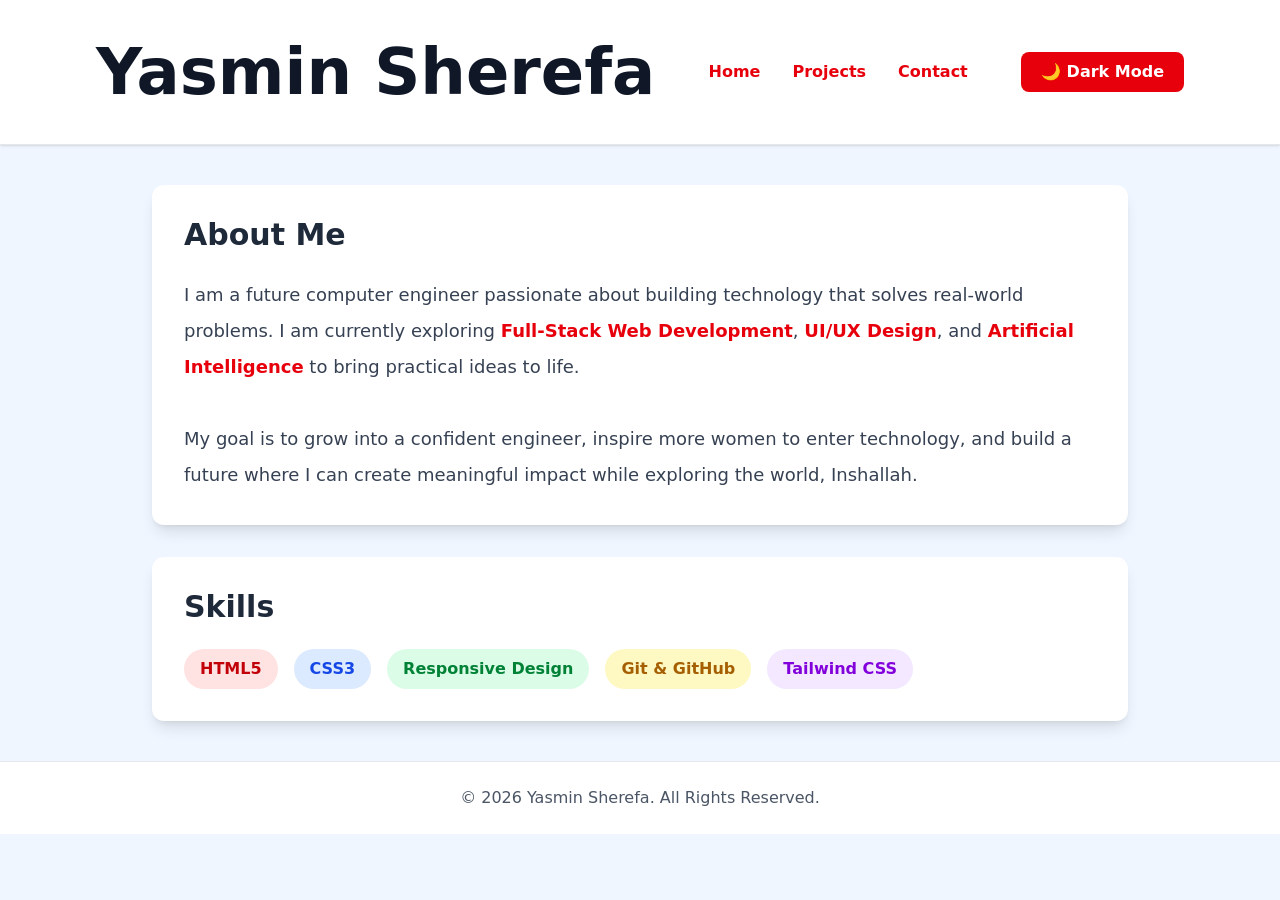
<file: index.html>
<!DOCTYPE html>
<html lang="en" class="scroll-smooth">

<head>
  <meta charset="UTF-8">
  <meta name="viewport" content="width=device-width, initial-scale=1.0">
  <title>Yasmin Sherefa | Home</title>

  <link rel="stylesheet" href="output.css">

  <script>
    if (localStorage.getItem("theme") === "dark") {
      document.documentElement.classList.add("dark");
    }
  </script>
</head>

<body class="bg-blue-50 text-gray-800 dark:bg-gray-900 dark:text-gray-200 transition-colors duration-300">

  <!-- Header -->
  <header class="bg-white dark:bg-gray-800 shadow border-b border-gray-200 dark:border-gray-700">

    <div class="max-w-6xl mx-auto flex flex-col md:flex-row justify-between items-center px-8 py-6">

      <h1 class="text-[clamp(2rem,5vw,4rem)] font-bold text-gray-900 dark:text-white">
        Yasmin Sherefa
      </h1>

      <nav class="flex gap-8 mt-5 md:mt-0">

        <a href="index.html"
          class="text-red-600 font-semibold hover:text-red-700 hover:underline transition">
          Home
        </a>

        <a href="projects.html"
          class="text-red-600 font-semibold hover:text-red-700 hover:underline transition">
          Projects
        </a>

        <a href="contact.html"
          class="text-red-600 font-semibold hover:text-red-700 hover:underline transition">
          Contact
        </a>

      </nav>

      <button id="theme-toggle"
        class="mt-5 md:mt-0 bg-red-600 hover:bg-red-700 text-white px-5 py-2 rounded-lg font-semibold transition">
        🌙 Dark Mode
      </button>

    </div>

  </header>

  <!-- Main -->
  <main class="max-w-5xl mx-auto px-6 py-10 space-y-8">

    <!-- About -->
    <section
      class="bg-white dark:bg-gray-800 rounded-xl shadow-lg p-8 hover:shadow-xl transition">

      <h2 class="text-3xl font-bold mb-6 dark:text-white">
        About Me
      </h2>

      <p class="text-lg leading-9 text-gray-700 dark:text-gray-300">

        I am a future computer engineer passionate about building technology that
        solves real-world problems.

        I am currently exploring

        <span class="font-semibold text-red-600">Full-Stack Web Development</span>,
        <span class="font-semibold text-red-600">UI/UX Design</span>,
        and
        <span class="font-semibold text-red-600">Artificial Intelligence</span>

        to bring practical ideas to life.

        <br><br>

        My goal is to grow into a confident engineer, inspire more women to
        enter technology, and build a future where I can create meaningful
        impact while exploring the world, Inshallah.

      </p>

    </section>

    <!-- Skills -->
    <section
      class="bg-white dark:bg-gray-800 rounded-xl shadow-lg p-8 hover:shadow-xl transition">

      <h2 class="text-3xl font-bold mb-6 dark:text-white">
        Skills
      </h2>

      <div class="flex flex-wrap gap-4">

        <span class="bg-red-100 dark:bg-red-900 text-red-700 dark:text-red-200 px-4 py-2 rounded-full font-semibold">
          HTML5
        </span>

        <span class="bg-blue-100 dark:bg-blue-900 text-blue-700 dark:text-blue-200 px-4 py-2 rounded-full font-semibold">
          CSS3
        </span>

        <span class="bg-green-100 dark:bg-green-900 text-green-700 dark:text-green-200 px-4 py-2 rounded-full font-semibold">
          Responsive Design
        </span>

        <span class="bg-yellow-100 dark:bg-yellow-900 text-yellow-700 dark:text-yellow-200 px-4 py-2 rounded-full font-semibold">
          Git & GitHub
        </span>

        <span class="bg-purple-100 dark:bg-purple-900 text-purple-700 dark:text-purple-200 px-4 py-2 rounded-full font-semibold">
          Tailwind CSS
        </span>

      </div>

    </section>

  </main>

  <!-- Footer -->
  <footer
    class="bg-white dark:bg-gray-800 border-t border-gray-200 dark:border-gray-700 py-6">

    <p class="text-center text-gray-600 dark:text-gray-400">
      &copy; 2026 Yasmin Sherefa. All Rights Reserved.
    </p>

  </footer>

  <script>

    const button = document.getElementById("theme-toggle");

    function updateButton() {
      if (document.documentElement.classList.contains("dark")) {
        button.textContent = "☀️ Light Mode";
      } else {
        button.textContent = "🌙 Dark Mode";
      }
    }

    updateButton();

    button.addEventListener("click", () => {

      document.documentElement.classList.toggle("dark");

      if (document.documentElement.classList.contains("dark")) {
        localStorage.setItem("theme", "dark");
      } else {
        localStorage.setItem("theme", "light");
      }

      updateButton();

    });

  </script>

</body>

</html>
</file>
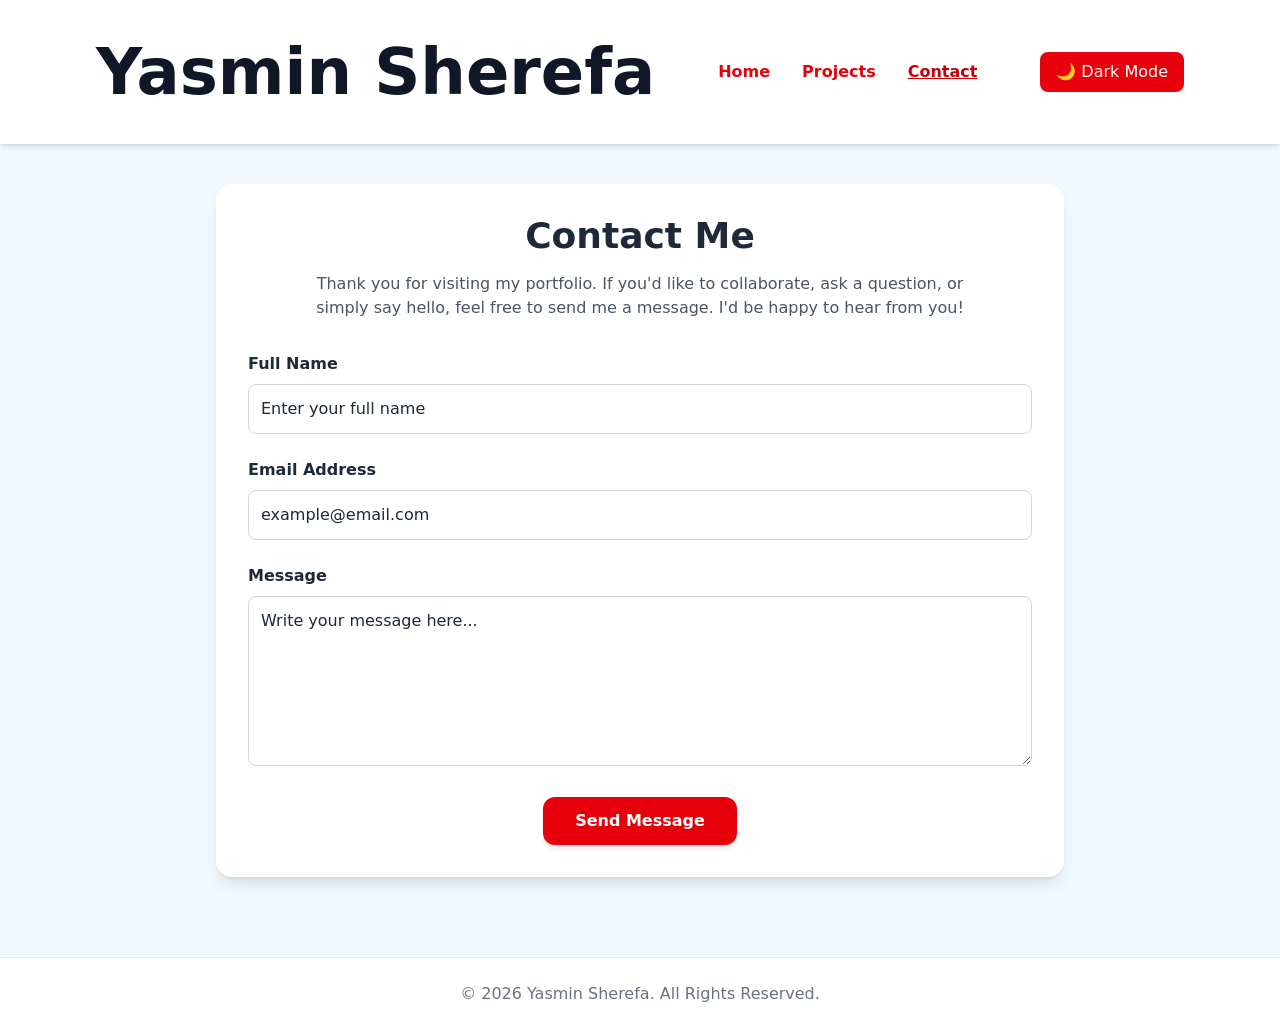
<file: contact.html>
<!DOCTYPE html>
<html lang="en">

<head>
  <meta charset="UTF-8">
  <meta name="viewport" content="width=device-width, initial-scale=1.0">

  <title>Yasmin Sherefa | Contact</title>

  <link rel="stylesheet" href="output.css">

  <script>
    if (localStorage.getItem("theme") === "dark") {
      document.documentElement.classList.add("dark");
    }
  </script>

</head>

<body class="bg-sky-50 text-gray-800 dark:bg-gray-900 dark:text-white transition-colors duration-300">

  <!-- Header -->
  <header class="bg-white dark:bg-gray-800 shadow-md">

    <div class="max-w-6xl mx-auto flex flex-col md:flex-row justify-between items-center px-8 py-6">

      <h1 class="font-bold text-[clamp(2rem,5vw,4rem)] text-gray-900 dark:text-white">
        Yasmin Sherefa
      </h1>

      <nav class="flex gap-8 mt-5 md:mt-0">

        <a href="index.html"
          class="font-semibold text-red-600 hover:text-red-700 hover:underline transition">
          Home
        </a>

        <a href="projects.html"
          class="font-semibold text-red-600 hover:text-red-700 hover:underline transition">
          Projects
        </a>

        <a href="contact.html"
          class="font-semibold text-red-700 underline">
          Contact
        </a>

      </nav>

      <button id="theme-toggle"
        class="mt-5 md:mt-0 bg-red-600 text-white px-4 py-2 rounded-lg hover:bg-red-700 transition">
        🌙 Dark Mode
      </button>

    </div>

  </header>

  <!-- Main -->
  <main class="max-w-4xl mx-auto px-6 py-10">

    <section
      class="bg-white dark:bg-gray-800 rounded-2xl shadow-lg p-8 hover:shadow-2xl transition duration-300">

      <h2 class="text-4xl font-bold text-center mb-4 dark:text-white">
        Contact Me
      </h2>

      <p class="text-center text-gray-600 dark:text-gray-300 max-w-2xl mx-auto mb-8">
        Thank you for visiting my portfolio. If you'd like to collaborate,
        ask a question, or simply say hello, feel free to send me a message.
        I'd be happy to hear from you!
      </p>

      <form class="space-y-6">

        <div>

          <label for="name" class="block font-semibold mb-2 dark:text-white">
            Full Name
          </label>

          <input
            type="text"
            id="name"
            name="name"
            placeholder="Enter your full name"
            required
            class="w-full rounded-lg border border-gray-300 dark:border-gray-600 dark:bg-gray-700 dark:text-white p-3 focus:outline-none focus:ring-2 focus:ring-red-500 transition">

        </div>

        <div>

          <label for="email" class="block font-semibold mb-2 dark:text-white">
            Email Address
          </label>

          <input
            type="email"
            id="email"
            name="email"
            placeholder="example@email.com"
            required
            class="w-full rounded-lg border border-gray-300 dark:border-gray-600 dark:bg-gray-700 dark:text-white p-3 focus:outline-none focus:ring-2 focus:ring-red-500 transition">

        </div>

        <div>

          <label for="message" class="block font-semibold mb-2 dark:text-white">
            Message
          </label>

          <textarea
            id="message"
            name="message"
            rows="6"
            placeholder="Write your message here..."
            required
            class="w-full rounded-lg border border-gray-300 dark:border-gray-600 dark:bg-gray-700 dark:text-white p-3 focus:outline-none focus:ring-2 focus:ring-red-500 transition"></textarea>

        </div>

        <div class="text-center">

          <button
            type="submit"
            class="bg-red-600 text-white px-8 py-3 rounded-xl font-semibold hover:bg-red-700 hover:scale-105 transition duration-300 shadow-md">

            Send Message

          </button>

        </div>

      </form>

    </section>

  </main>

  <!-- Footer -->
  <footer class="bg-white dark:bg-gray-800 border-t border-gray-200 dark:border-gray-700 mt-10">

    <div class="max-w-6xl mx-auto py-6 text-center text-gray-500 dark:text-gray-300">

      <p>&copy; 2026 Yasmin Sherefa. All Rights Reserved.</p>

    </div>

  </footer>

  <script>
    const button = document.getElementById("theme-toggle");

    if (document.documentElement.classList.contains("dark")) {
      button.textContent = "☀️ Light Mode";
    }

    button.addEventListener("click", () => {
      document.documentElement.classList.toggle("dark");

      if (document.documentElement.classList.contains("dark")) {
        localStorage.setItem("theme", "dark");
        button.textContent = "☀️ Light Mode";
      } else {
        localStorage.setItem("theme", "light");
        button.textContent = "🌙 Dark Mode";
      }
    });
  </script>

</body>

</html>
</file>
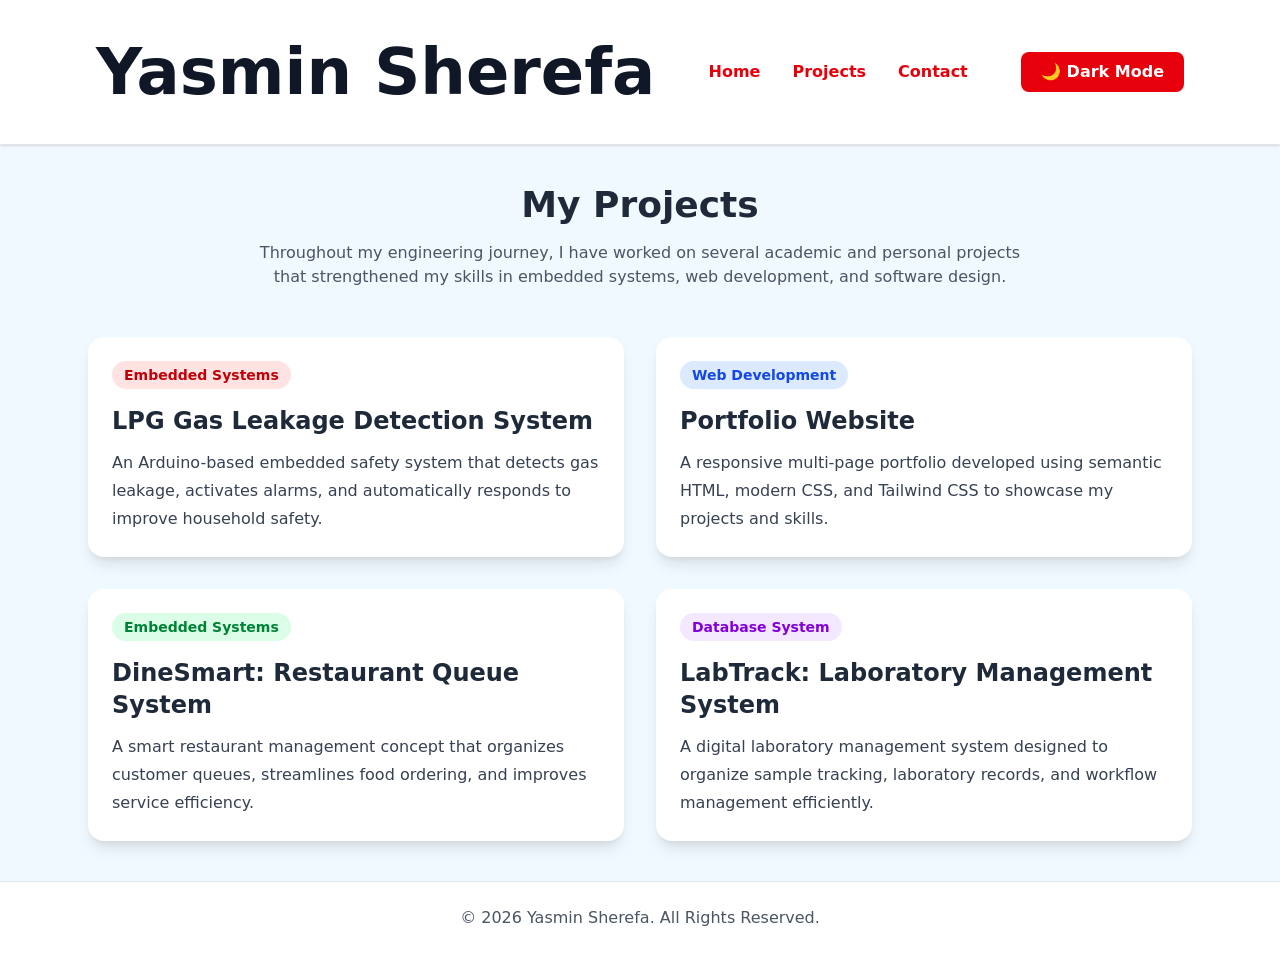
<file: projects.html>
<!DOCTYPE html>
<html lang="en" class="scroll-smooth">

<head>
  <meta charset="UTF-8">
  <meta name="viewport" content="width=device-width, initial-scale=1.0">
  <title>Yasmin Sherefa | Projects</title>

  <link rel="stylesheet" href="output.css">

  <script>
    if (localStorage.getItem("theme") === "dark") {
      document.documentElement.classList.add("dark");
    }
  </script>

</head>

<body class="bg-sky-50 text-gray-800 dark:bg-gray-900 dark:text-gray-200 transition-colors duration-300">

  <!-- Header -->
  <header class="bg-white dark:bg-gray-800 shadow border-b border-gray-200 dark:border-gray-700">

    <div class="max-w-6xl mx-auto flex flex-col md:flex-row justify-between items-center px-8 py-6">

      <h1 class="font-bold text-[clamp(2rem,5vw,4rem)] text-gray-900 dark:text-white">
        Yasmin Sherefa
      </h1>

      <nav class="flex gap-8 mt-5 md:mt-0">

        <a href="index.html"
          class="font-semibold text-red-600 hover:text-red-700 hover:underline transition">
          Home
        </a>

        <a href="projects.html"
          class="font-semibold text-red-600 hover:text-red-700 hover:underline transition">
          Projects
        </a>

        <a href="contact.html"
          class="font-semibold text-red-600 hover:text-red-700 hover:underline transition">
          Contact
        </a>

      </nav>

      <button id="theme-toggle"
        class="mt-5 md:mt-0 bg-red-600 hover:bg-red-700 text-white px-5 py-2 rounded-lg font-semibold transition">
        🌙 Dark Mode
      </button>

    </div>

  </header>

  <!-- Main -->
  <main class="max-w-6xl mx-auto px-6 py-10">

    <section>

      <h2 class="text-4xl font-bold text-center mb-4 dark:text-white">
        My Projects
      </h2>

      <p class="text-center text-gray-600 dark:text-gray-300 max-w-3xl mx-auto mb-12">
        Throughout my engineering journey, I have worked on several academic
        and personal projects that strengthened my skills in embedded systems,
        web development, and software design.
      </p>

      <div class="grid gap-8 md:grid-cols-2">

        <!-- Project 1 -->
        <article
          class="bg-white dark:bg-gray-800 rounded-2xl shadow-lg p-6 hover:shadow-2xl hover:-translate-y-2 transition">

          <span
            class="inline-block bg-red-100 dark:bg-red-900 text-red-700 dark:text-red-200 px-3 py-1 rounded-full text-sm font-semibold mb-4">
            Embedded Systems
          </span>

          <h3 class="text-2xl font-bold mb-3 dark:text-white">
            LPG Gas Leakage Detection System
          </h3>

          <p class="text-gray-700 dark:text-gray-300 leading-7">
            An Arduino-based embedded safety system that detects gas leakage,
            activates alarms, and automatically responds to improve household
            safety.
          </p>

        </article>

        <!-- Project 2 -->
        <article
          class="bg-white dark:bg-gray-800 rounded-2xl shadow-lg p-6 hover:shadow-2xl hover:-translate-y-2 transition">

          <span
            class="inline-block bg-blue-100 dark:bg-blue-900 text-blue-700 dark:text-blue-200 px-3 py-1 rounded-full text-sm font-semibold mb-4">
            Web Development
          </span>

          <h3 class="text-2xl font-bold mb-3 dark:text-white">
            Portfolio Website
          </h3>

          <p class="text-gray-700 dark:text-gray-300 leading-7">
            A responsive multi-page portfolio developed using semantic HTML,
            modern CSS, and Tailwind CSS to showcase my projects and skills.
          </p>

        </article>

        <!-- Project 3 -->
        <article
          class="bg-white dark:bg-gray-800 rounded-2xl shadow-lg p-6 hover:shadow-2xl hover:-translate-y-2 transition">

          <span
            class="inline-block bg-green-100 dark:bg-green-900 text-green-700 dark:text-green-200 px-3 py-1 rounded-full text-sm font-semibold mb-4">
            Embedded Systems
          </span>

          <h3 class="text-2xl font-bold mb-3 dark:text-white">
            DineSmart: Restaurant Queue System
          </h3>

          <p class="text-gray-700 dark:text-gray-300 leading-7">
            A smart restaurant management concept that organizes customer
            queues, streamlines food ordering, and improves service efficiency.
          </p>

        </article>

        <!-- Project 4 -->
        <article
          class="bg-white dark:bg-gray-800 rounded-2xl shadow-lg p-6 hover:shadow-2xl hover:-translate-y-2 transition">

          <span
            class="inline-block bg-purple-100 dark:bg-purple-900 text-purple-700 dark:text-purple-200 px-3 py-1 rounded-full text-sm font-semibold mb-4">
            Database System
          </span>

          <h3 class="text-2xl font-bold mb-3 dark:text-white">
            LabTrack: Laboratory Management System
          </h3>

          <p class="text-gray-700 dark:text-gray-300 leading-7">
            A digital laboratory management system designed to organize sample
            tracking, laboratory records, and workflow management efficiently.
          </p>

        </article>

      </div>

    </section>

  </main>

  <!-- Footer -->
  <footer class="bg-white dark:bg-gray-800 border-t border-gray-200 dark:border-gray-700">

    <div class="max-w-6xl mx-auto py-6 text-center text-gray-600 dark:text-gray-400">

      <p>&copy; 2026 Yasmin Sherefa. All Rights Reserved.</p>

    </div>

  </footer>

  <script>

    const button = document.getElementById("theme-toggle");

    function updateButton() {
      if (document.documentElement.classList.contains("dark")) {
        button.textContent = "☀️ Light Mode";
      } else {
        button.textContent = "🌙 Dark Mode";
      }
    }

    updateButton();

    button.addEventListener("click", () => {

      document.documentElement.classList.toggle("dark");

      if (document.documentElement.classList.contains("dark")) {
        localStorage.setItem("theme", "dark");
      } else {
        localStorage.setItem("theme", "light");
      }

      updateButton();

    });

  </script>

</body>

</html>
</file>
<file: output.css>
/*! tailwindcss v4.3.2 | MIT License | https://tailwindcss.com */
@layer properties;
@layer theme, base, components, utilities;
@layer theme {
  :root, :host {
    --font-sans: ui-sans-serif, system-ui, sans-serif, "Apple Color Emoji",
      "Segoe UI Emoji", "Segoe UI Symbol", "Noto Color Emoji";
    --font-mono: ui-monospace, SFMono-Regular, Menlo, Monaco, Consolas, "Liberation Mono",
      "Courier New", monospace;
    --color-red-100: oklch(93.6% 0.032 17.717);
    --color-red-200: oklch(88.5% 0.062 18.334);
    --color-red-500: oklch(63.7% 0.237 25.331);
    --color-red-600: oklch(57.7% 0.245 27.325);
    --color-red-700: oklch(50.5% 0.213 27.518);
    --color-red-900: oklch(39.6% 0.141 25.723);
    --color-yellow-100: oklch(97.3% 0.071 103.193);
    --color-yellow-200: oklch(94.5% 0.129 101.54);
    --color-yellow-700: oklch(55.4% 0.135 66.442);
    --color-yellow-900: oklch(42.1% 0.095 57.708);
    --color-green-100: oklch(96.2% 0.044 156.743);
    --color-green-200: oklch(92.5% 0.084 155.995);
    --color-green-700: oklch(52.7% 0.154 150.069);
    --color-green-900: oklch(39.3% 0.095 152.535);
    --color-sky-50: oklch(97.7% 0.013 236.62);
    --color-blue-50: oklch(97% 0.014 254.604);
    --color-blue-100: oklch(93.2% 0.032 255.585);
    --color-blue-200: oklch(88.2% 0.059 254.128);
    --color-blue-700: oklch(48.8% 0.243 264.376);
    --color-blue-900: oklch(37.9% 0.146 265.522);
    --color-purple-100: oklch(94.6% 0.033 307.174);
    --color-purple-200: oklch(90.2% 0.063 306.703);
    --color-purple-700: oklch(49.6% 0.265 301.924);
    --color-purple-900: oklch(38.1% 0.176 304.987);
    --color-gray-200: oklch(92.8% 0.006 264.531);
    --color-gray-300: oklch(87.2% 0.01 258.338);
    --color-gray-400: oklch(70.7% 0.022 261.325);
    --color-gray-500: oklch(55.1% 0.027 264.364);
    --color-gray-600: oklch(44.6% 0.03 256.802);
    --color-gray-700: oklch(37.3% 0.034 259.733);
    --color-gray-800: oklch(27.8% 0.033 256.848);
    --color-gray-900: oklch(21% 0.034 264.665);
    --color-white: #fff;
    --spacing: 0.25rem;
    --container-2xl: 42rem;
    --container-3xl: 48rem;
    --container-4xl: 56rem;
    --container-5xl: 64rem;
    --container-6xl: 72rem;
    --text-sm: 0.875rem;
    --text-sm--line-height: calc(1.25 / 0.875);
    --text-lg: 1.125rem;
    --text-lg--line-height: calc(1.75 / 1.125);
    --text-2xl: 1.5rem;
    --text-2xl--line-height: calc(2 / 1.5);
    --text-3xl: 1.875rem;
    --text-3xl--line-height: calc(2.25 / 1.875);
    --text-4xl: 2.25rem;
    --text-4xl--line-height: calc(2.5 / 2.25);
    --font-weight-medium: 500;
    --font-weight-semibold: 600;
    --font-weight-bold: 700;
    --radius-lg: 0.5rem;
    --radius-xl: 0.75rem;
    --radius-2xl: 1rem;
    --default-transition-duration: 150ms;
    --default-transition-timing-function: cubic-bezier(0.4, 0, 0.2, 1);
    --default-font-family: var(--font-sans);
    --default-mono-font-family: var(--font-mono);
  }
}
@layer base {
  *, ::after, ::before, ::backdrop, ::file-selector-button {
    box-sizing: border-box;
    margin: 0;
    padding: 0;
    border: 0 solid;
  }
  html, :host {
    line-height: 1.5;
    -webkit-text-size-adjust: 100%;
    tab-size: 4;
    font-family: var(--default-font-family, ui-sans-serif, system-ui, sans-serif, "Apple Color Emoji", "Segoe UI Emoji", "Segoe UI Symbol", "Noto Color Emoji");
    font-feature-settings: var(--default-font-feature-settings, normal);
    font-variation-settings: var(--default-font-variation-settings, normal);
    -webkit-tap-highlight-color: transparent;
  }
  hr {
    height: 0;
    color: inherit;
    border-top-width: 1px;
  }
  abbr:where([title]) {
    -webkit-text-decoration: underline dotted;
    text-decoration: underline dotted;
  }
  h1, h2, h3, h4, h5, h6 {
    font-size: inherit;
    font-weight: inherit;
  }
  a {
    color: inherit;
    -webkit-text-decoration: inherit;
    text-decoration: inherit;
  }
  b, strong {
    font-weight: bolder;
  }
  code, kbd, samp, pre {
    font-family: var(--default-mono-font-family, ui-monospace, SFMono-Regular, Menlo, Monaco, Consolas, "Liberation Mono", "Courier New", monospace);
    font-feature-settings: var(--default-mono-font-feature-settings, normal);
    font-variation-settings: var(--default-mono-font-variation-settings, normal);
    font-size: 1em;
  }
  small {
    font-size: 80%;
  }
  sub, sup {
    font-size: 75%;
    line-height: 0;
    position: relative;
    vertical-align: baseline;
  }
  sub {
    bottom: -0.25em;
  }
  sup {
    top: -0.5em;
  }
  table {
    text-indent: 0;
    border-color: inherit;
    border-collapse: collapse;
  }
  :-moz-focusring {
    outline: auto;
  }
  progress {
    vertical-align: baseline;
  }
  summary {
    display: list-item;
  }
  ol, ul, menu {
    list-style: none;
  }
  img, svg, video, canvas, audio, iframe, embed, object {
    display: block;
    vertical-align: middle;
  }
  img, video {
    max-width: 100%;
    height: auto;
  }
  button, input, select, optgroup, textarea, ::file-selector-button {
    font: inherit;
    font-feature-settings: inherit;
    font-variation-settings: inherit;
    letter-spacing: inherit;
    color: inherit;
    border-radius: 0;
    background-color: transparent;
    opacity: 1;
  }
  :where(select:is([multiple], [size])) optgroup {
    font-weight: bolder;
  }
  :where(select:is([multiple], [size])) optgroup option {
    padding-inline-start: 20px;
  }
  ::file-selector-button {
    margin-inline-end: 4px;
  }
  ::placeholder {
    opacity: 1;
  }
  @supports (not (-webkit-appearance: -apple-pay-button))  or (contain-intrinsic-size: 1px) {
    ::placeholder {
      color: currentcolor;
      @supports (color: color-mix(in lab, red, red)) {
        color: color-mix(in oklab, currentcolor 50%, transparent);
      }
    }
  }
  textarea {
    resize: vertical;
  }
  ::-webkit-search-decoration {
    -webkit-appearance: none;
  }
  ::-webkit-date-and-time-value {
    min-height: 1lh;
    text-align: inherit;
  }
  ::-webkit-datetime-edit {
    display: inline-flex;
  }
  ::-webkit-datetime-edit-fields-wrapper {
    padding: 0;
  }
  ::-webkit-datetime-edit, ::-webkit-datetime-edit-year-field, ::-webkit-datetime-edit-month-field, ::-webkit-datetime-edit-day-field, ::-webkit-datetime-edit-hour-field, ::-webkit-datetime-edit-minute-field, ::-webkit-datetime-edit-second-field, ::-webkit-datetime-edit-millisecond-field, ::-webkit-datetime-edit-meridiem-field {
    padding-block: 0;
  }
  ::-webkit-calendar-picker-indicator {
    line-height: 1;
  }
  :-moz-ui-invalid {
    box-shadow: none;
  }
  button, input:where([type="button"], [type="reset"], [type="submit"]), ::file-selector-button {
    appearance: button;
  }
  ::-webkit-inner-spin-button, ::-webkit-outer-spin-button {
    height: auto;
  }
  [hidden]:where(:not([hidden="until-found"])) {
    display: none !important;
  }
}
@layer utilities {
  .mx-auto {
    margin-inline: auto;
  }
  .mt-5 {
    margin-top: calc(var(--spacing) * 5);
  }
  .mt-10 {
    margin-top: calc(var(--spacing) * 10);
  }
  .mb-2 {
    margin-bottom: calc(var(--spacing) * 2);
  }
  .mb-3 {
    margin-bottom: calc(var(--spacing) * 3);
  }
  .mb-4 {
    margin-bottom: calc(var(--spacing) * 4);
  }
  .mb-5 {
    margin-bottom: calc(var(--spacing) * 5);
  }
  .mb-6 {
    margin-bottom: calc(var(--spacing) * 6);
  }
  .mb-8 {
    margin-bottom: calc(var(--spacing) * 8);
  }
  .mb-10 {
    margin-bottom: calc(var(--spacing) * 10);
  }
  .mb-12 {
    margin-bottom: calc(var(--spacing) * 12);
  }
  .block {
    display: block;
  }
  .flex {
    display: flex;
  }
  .grid {
    display: grid;
  }
  .inline-block {
    display: inline-block;
  }
  .table {
    display: table;
  }
  .w-full {
    width: 100%;
  }
  .max-w-2xl {
    max-width: var(--container-2xl);
  }
  .max-w-3xl {
    max-width: var(--container-3xl);
  }
  .max-w-4xl {
    max-width: var(--container-4xl);
  }
  .max-w-5xl {
    max-width: var(--container-5xl);
  }
  .max-w-6xl {
    max-width: var(--container-6xl);
  }
  .flex-grow {
    flex-grow: 1;
  }
  .grow {
    flex-grow: 1;
  }
  .border-collapse {
    border-collapse: collapse;
  }
  .resize {
    resize: both;
  }
  .flex-col {
    flex-direction: column;
  }
  .flex-wrap {
    flex-wrap: wrap;
  }
  .items-center {
    align-items: center;
  }
  .justify-between {
    justify-content: space-between;
  }
  .gap-4 {
    gap: calc(var(--spacing) * 4);
  }
  .gap-8 {
    gap: calc(var(--spacing) * 8);
  }
  .space-y-6 {
    :where(& > :not(:last-child)) {
      --tw-space-y-reverse: 0;
      margin-block-start: calc(calc(var(--spacing) * 6) * var(--tw-space-y-reverse));
      margin-block-end: calc(calc(var(--spacing) * 6) * calc(1 - var(--tw-space-y-reverse)));
    }
  }
  .space-y-8 {
    :where(& > :not(:last-child)) {
      --tw-space-y-reverse: 0;
      margin-block-start: calc(calc(var(--spacing) * 8) * var(--tw-space-y-reverse));
      margin-block-end: calc(calc(var(--spacing) * 8) * calc(1 - var(--tw-space-y-reverse)));
    }
  }
  .scroll-smooth {
    scroll-behavior: smooth;
  }
  .rounded-2xl {
    border-radius: var(--radius-2xl);
  }
  .rounded-full {
    border-radius: calc(infinity * 1px);
  }
  .rounded-lg {
    border-radius: var(--radius-lg);
  }
  .rounded-xl {
    border-radius: var(--radius-xl);
  }
  .border {
    border-style: var(--tw-border-style);
    border-width: 1px;
  }
  .border-t {
    border-top-style: var(--tw-border-style);
    border-top-width: 1px;
  }
  .border-b {
    border-bottom-style: var(--tw-border-style);
    border-bottom-width: 1px;
  }
  .border-gray-200 {
    border-color: var(--color-gray-200);
  }
  .border-gray-300 {
    border-color: var(--color-gray-300);
  }
  .bg-blue-50 {
    background-color: var(--color-blue-50);
  }
  .bg-blue-100 {
    background-color: var(--color-blue-100);
  }
  .bg-green-100 {
    background-color: var(--color-green-100);
  }
  .bg-purple-100 {
    background-color: var(--color-purple-100);
  }
  .bg-red-100 {
    background-color: var(--color-red-100);
  }
  .bg-red-600 {
    background-color: var(--color-red-600);
  }
  .bg-sky-50 {
    background-color: var(--color-sky-50);
  }
  .bg-white {
    background-color: var(--color-white);
  }
  .bg-yellow-100 {
    background-color: var(--color-yellow-100);
  }
  .p-3 {
    padding: calc(var(--spacing) * 3);
  }
  .p-6 {
    padding: calc(var(--spacing) * 6);
  }
  .p-8 {
    padding: calc(var(--spacing) * 8);
  }
  .px-3 {
    padding-inline: calc(var(--spacing) * 3);
  }
  .px-4 {
    padding-inline: calc(var(--spacing) * 4);
  }
  .px-5 {
    padding-inline: calc(var(--spacing) * 5);
  }
  .px-6 {
    padding-inline: calc(var(--spacing) * 6);
  }
  .px-8 {
    padding-inline: calc(var(--spacing) * 8);
  }
  .py-1 {
    padding-block: var(--spacing);
  }
  .py-2 {
    padding-block: calc(var(--spacing) * 2);
  }
  .py-3 {
    padding-block: calc(var(--spacing) * 3);
  }
  .py-6 {
    padding-block: calc(var(--spacing) * 6);
  }
  .py-10 {
    padding-block: calc(var(--spacing) * 10);
  }
  .text-center {
    text-align: center;
  }
  .text-2xl {
    font-size: var(--text-2xl);
    line-height: var(--tw-leading, var(--text-2xl--line-height));
  }
  .text-3xl {
    font-size: var(--text-3xl);
    line-height: var(--tw-leading, var(--text-3xl--line-height));
  }
  .text-4xl {
    font-size: var(--text-4xl);
    line-height: var(--tw-leading, var(--text-4xl--line-height));
  }
  .text-lg {
    font-size: var(--text-lg);
    line-height: var(--tw-leading, var(--text-lg--line-height));
  }
  .text-sm {
    font-size: var(--text-sm);
    line-height: var(--tw-leading, var(--text-sm--line-height));
  }
  .text-\[clamp\(2rem\,5vw\,4rem\)\] {
    font-size: clamp(2rem, 5vw, 4rem);
  }
  .leading-7 {
    --tw-leading: calc(var(--spacing) * 7);
    line-height: calc(var(--spacing) * 7);
  }
  .leading-8 {
    --tw-leading: calc(var(--spacing) * 8);
    line-height: calc(var(--spacing) * 8);
  }
  .leading-9 {
    --tw-leading: calc(var(--spacing) * 9);
    line-height: calc(var(--spacing) * 9);
  }
  .font-bold {
    --tw-font-weight: var(--font-weight-bold);
    font-weight: var(--font-weight-bold);
  }
  .font-medium {
    --tw-font-weight: var(--font-weight-medium);
    font-weight: var(--font-weight-medium);
  }
  .font-semibold {
    --tw-font-weight: var(--font-weight-semibold);
    font-weight: var(--font-weight-semibold);
  }
  .text-blue-700 {
    color: var(--color-blue-700);
  }
  .text-gray-500 {
    color: var(--color-gray-500);
  }
  .text-gray-600 {
    color: var(--color-gray-600);
  }
  .text-gray-700 {
    color: var(--color-gray-700);
  }
  .text-gray-800 {
    color: var(--color-gray-800);
  }
  .text-gray-900 {
    color: var(--color-gray-900);
  }
  .text-green-700 {
    color: var(--color-green-700);
  }
  .text-purple-700 {
    color: var(--color-purple-700);
  }
  .text-red-600 {
    color: var(--color-red-600);
  }
  .text-red-700 {
    color: var(--color-red-700);
  }
  .text-white {
    color: var(--color-white);
  }
  .text-yellow-700 {
    color: var(--color-yellow-700);
  }
  .underline {
    text-decoration-line: underline;
  }
  .shadow {
    --tw-shadow: 0 1px 3px 0 var(--tw-shadow-color, rgb(0 0 0 / 0.1)), 0 1px 2px -1px var(--tw-shadow-color, rgb(0 0 0 / 0.1));
    box-shadow: var(--tw-inset-shadow), var(--tw-inset-ring-shadow), var(--tw-ring-offset-shadow), var(--tw-ring-shadow), var(--tw-shadow);
  }
  .shadow-lg {
    --tw-shadow: 0 10px 15px -3px var(--tw-shadow-color, rgb(0 0 0 / 0.1)), 0 4px 6px -4px var(--tw-shadow-color, rgb(0 0 0 / 0.1));
    box-shadow: var(--tw-inset-shadow), var(--tw-inset-ring-shadow), var(--tw-ring-offset-shadow), var(--tw-ring-shadow), var(--tw-shadow);
  }
  .shadow-md {
    --tw-shadow: 0 4px 6px -1px var(--tw-shadow-color, rgb(0 0 0 / 0.1)), 0 2px 4px -2px var(--tw-shadow-color, rgb(0 0 0 / 0.1));
    box-shadow: var(--tw-inset-shadow), var(--tw-inset-ring-shadow), var(--tw-ring-offset-shadow), var(--tw-ring-shadow), var(--tw-shadow);
  }
  .shadow-sm {
    --tw-shadow: 0 1px 3px 0 var(--tw-shadow-color, rgb(0 0 0 / 0.1)), 0 1px 2px -1px var(--tw-shadow-color, rgb(0 0 0 / 0.1));
    box-shadow: var(--tw-inset-shadow), var(--tw-inset-ring-shadow), var(--tw-ring-offset-shadow), var(--tw-ring-shadow), var(--tw-shadow);
  }
  .outline {
    outline-style: var(--tw-outline-style);
    outline-width: 1px;
  }
  .transition {
    transition-property: color, background-color, border-color, outline-color, text-decoration-color, fill, stroke, --tw-gradient-from, --tw-gradient-via, --tw-gradient-to, opacity, box-shadow, transform, translate, scale, rotate, filter, -webkit-backdrop-filter, backdrop-filter, display, content-visibility, overlay, pointer-events;
    transition-timing-function: var(--tw-ease, var(--default-transition-timing-function));
    transition-duration: var(--tw-duration, var(--default-transition-duration));
  }
  .transition-colors {
    transition-property: color, background-color, border-color, outline-color, text-decoration-color, fill, stroke, --tw-gradient-from, --tw-gradient-via, --tw-gradient-to;
    transition-timing-function: var(--tw-ease, var(--default-transition-timing-function));
    transition-duration: var(--tw-duration, var(--default-transition-duration));
  }
  .duration-300 {
    --tw-duration: 300ms;
    transition-duration: 300ms;
  }
  .hover\:-translate-y-2 {
    &:hover {
      @media (hover: hover) {
        --tw-translate-y: calc(var(--spacing) * -2);
        translate: var(--tw-translate-x) var(--tw-translate-y);
      }
    }
  }
  .hover\:scale-105 {
    &:hover {
      @media (hover: hover) {
        --tw-scale-x: 105%;
        --tw-scale-y: 105%;
        --tw-scale-z: 105%;
        scale: var(--tw-scale-x) var(--tw-scale-y);
      }
    }
  }
  .hover\:bg-red-700 {
    &:hover {
      @media (hover: hover) {
        background-color: var(--color-red-700);
      }
    }
  }
  .hover\:text-red-700 {
    &:hover {
      @media (hover: hover) {
        color: var(--color-red-700);
      }
    }
  }
  .hover\:underline {
    &:hover {
      @media (hover: hover) {
        text-decoration-line: underline;
      }
    }
  }
  .hover\:shadow-2xl {
    &:hover {
      @media (hover: hover) {
        --tw-shadow: 0 25px 50px -12px var(--tw-shadow-color, rgb(0 0 0 / 0.25));
        box-shadow: var(--tw-inset-shadow), var(--tw-inset-ring-shadow), var(--tw-ring-offset-shadow), var(--tw-ring-shadow), var(--tw-shadow);
      }
    }
  }
  .hover\:shadow-xl {
    &:hover {
      @media (hover: hover) {
        --tw-shadow: 0 20px 25px -5px var(--tw-shadow-color, rgb(0 0 0 / 0.1)), 0 8px 10px -6px var(--tw-shadow-color, rgb(0 0 0 / 0.1));
        box-shadow: var(--tw-inset-shadow), var(--tw-inset-ring-shadow), var(--tw-ring-offset-shadow), var(--tw-ring-shadow), var(--tw-shadow);
      }
    }
  }
  .focus\:border-red-500 {
    &:focus {
      border-color: var(--color-red-500);
    }
  }
  .focus\:ring-2 {
    &:focus {
      --tw-ring-shadow: var(--tw-ring-inset,) 0 0 0 calc(2px + var(--tw-ring-offset-width)) var(--tw-ring-color, currentcolor);
      box-shadow: var(--tw-inset-shadow), var(--tw-inset-ring-shadow), var(--tw-ring-offset-shadow), var(--tw-ring-shadow), var(--tw-shadow);
    }
  }
  .focus\:ring-red-500 {
    &:focus {
      --tw-ring-color: var(--color-red-500);
    }
  }
  .focus\:outline-none {
    &:focus {
      --tw-outline-style: none;
      outline-style: none;
    }
  }
  .sm\:grid-cols-2 {
    @media (width >= 40rem) {
      grid-template-columns: repeat(2, minmax(0, 1fr));
    }
  }
  .md\:mt-0 {
    @media (width >= 48rem) {
      margin-top: 0;
    }
  }
  .md\:grid-cols-2 {
    @media (width >= 48rem) {
      grid-template-columns: repeat(2, minmax(0, 1fr));
    }
  }
  .md\:flex-row {
    @media (width >= 48rem) {
      flex-direction: row;
    }
  }
  .dark\:border-gray-600 {
    &:where(.dark, .dark *) {
      border-color: var(--color-gray-600);
    }
  }
  .dark\:border-gray-700 {
    &:where(.dark, .dark *) {
      border-color: var(--color-gray-700);
    }
  }
  .dark\:bg-blue-900 {
    &:where(.dark, .dark *) {
      background-color: var(--color-blue-900);
    }
  }
  .dark\:bg-gray-700 {
    &:where(.dark, .dark *) {
      background-color: var(--color-gray-700);
    }
  }
  .dark\:bg-gray-800 {
    &:where(.dark, .dark *) {
      background-color: var(--color-gray-800);
    }
  }
  .dark\:bg-gray-900 {
    &:where(.dark, .dark *) {
      background-color: var(--color-gray-900);
    }
  }
  .dark\:bg-green-900 {
    &:where(.dark, .dark *) {
      background-color: var(--color-green-900);
    }
  }
  .dark\:bg-purple-900 {
    &:where(.dark, .dark *) {
      background-color: var(--color-purple-900);
    }
  }
  .dark\:bg-red-900 {
    &:where(.dark, .dark *) {
      background-color: var(--color-red-900);
    }
  }
  .dark\:bg-yellow-900 {
    &:where(.dark, .dark *) {
      background-color: var(--color-yellow-900);
    }
  }
  .dark\:text-blue-200 {
    &:where(.dark, .dark *) {
      color: var(--color-blue-200);
    }
  }
  .dark\:text-gray-200 {
    &:where(.dark, .dark *) {
      color: var(--color-gray-200);
    }
  }
  .dark\:text-gray-300 {
    &:where(.dark, .dark *) {
      color: var(--color-gray-300);
    }
  }
  .dark\:text-gray-400 {
    &:where(.dark, .dark *) {
      color: var(--color-gray-400);
    }
  }
  .dark\:text-green-200 {
    &:where(.dark, .dark *) {
      color: var(--color-green-200);
    }
  }
  .dark\:text-purple-200 {
    &:where(.dark, .dark *) {
      color: var(--color-purple-200);
    }
  }
  .dark\:text-red-200 {
    &:where(.dark, .dark *) {
      color: var(--color-red-200);
    }
  }
  .dark\:text-white {
    &:where(.dark, .dark *) {
      color: var(--color-white);
    }
  }
  .dark\:text-yellow-200 {
    &:where(.dark, .dark *) {
      color: var(--color-yellow-200);
    }
  }
}
@property --tw-space-y-reverse {
  syntax: "*";
  inherits: false;
  initial-value: 0;
}
@property --tw-border-style {
  syntax: "*";
  inherits: false;
  initial-value: solid;
}
@property --tw-leading {
  syntax: "*";
  inherits: false;
}
@property --tw-font-weight {
  syntax: "*";
  inherits: false;
}
@property --tw-shadow {
  syntax: "*";
  inherits: false;
  initial-value: 0 0 #0000;
}
@property --tw-shadow-color {
  syntax: "*";
  inherits: false;
}
@property --tw-shadow-alpha {
  syntax: "<percentage>";
  inherits: false;
  initial-value: 100%;
}
@property --tw-inset-shadow {
  syntax: "*";
  inherits: false;
  initial-value: 0 0 #0000;
}
@property --tw-inset-shadow-color {
  syntax: "*";
  inherits: false;
}
@property --tw-inset-shadow-alpha {
  syntax: "<percentage>";
  inherits: false;
  initial-value: 100%;
}
@property --tw-ring-color {
  syntax: "*";
  inherits: false;
}
@property --tw-ring-shadow {
  syntax: "*";
  inherits: false;
  initial-value: 0 0 #0000;
}
@property --tw-inset-ring-color {
  syntax: "*";
  inherits: false;
}
@property --tw-inset-ring-shadow {
  syntax: "*";
  inherits: false;
  initial-value: 0 0 #0000;
}
@property --tw-ring-inset {
  syntax: "*";
  inherits: false;
}
@property --tw-ring-offset-width {
  syntax: "<length>";
  inherits: false;
  initial-value: 0px;
}
@property --tw-ring-offset-color {
  syntax: "*";
  inherits: false;
  initial-value: #fff;
}
@property --tw-ring-offset-shadow {
  syntax: "*";
  inherits: false;
  initial-value: 0 0 #0000;
}
@property --tw-outline-style {
  syntax: "*";
  inherits: false;
  initial-value: solid;
}
@property --tw-duration {
  syntax: "*";
  inherits: false;
}
@property --tw-translate-x {
  syntax: "*";
  inherits: false;
  initial-value: 0;
}
@property --tw-translate-y {
  syntax: "*";
  inherits: false;
  initial-value: 0;
}
@property --tw-translate-z {
  syntax: "*";
  inherits: false;
  initial-value: 0;
}
@property --tw-scale-x {
  syntax: "*";
  inherits: false;
  initial-value: 1;
}
@property --tw-scale-y {
  syntax: "*";
  inherits: false;
  initial-value: 1;
}
@property --tw-scale-z {
  syntax: "*";
  inherits: false;
  initial-value: 1;
}
@layer properties {
  @supports ((-webkit-hyphens: none) and (not (margin-trim: inline))) or ((-moz-orient: inline) and (not (color:rgb(from red r g b)))) {
    *, ::before, ::after, ::backdrop {
      --tw-space-y-reverse: 0;
      --tw-border-style: solid;
      --tw-leading: initial;
      --tw-font-weight: initial;
      --tw-shadow: 0 0 #0000;
      --tw-shadow-color: initial;
      --tw-shadow-alpha: 100%;
      --tw-inset-shadow: 0 0 #0000;
      --tw-inset-shadow-color: initial;
      --tw-inset-shadow-alpha: 100%;
      --tw-ring-color: initial;
      --tw-ring-shadow: 0 0 #0000;
      --tw-inset-ring-color: initial;
      --tw-inset-ring-shadow: 0 0 #0000;
      --tw-ring-inset: initial;
      --tw-ring-offset-width: 0px;
      --tw-ring-offset-color: #fff;
      --tw-ring-offset-shadow: 0 0 #0000;
      --tw-outline-style: solid;
      --tw-duration: initial;
      --tw-translate-x: 0;
      --tw-translate-y: 0;
      --tw-translate-z: 0;
      --tw-scale-x: 1;
      --tw-scale-y: 1;
      --tw-scale-z: 1;
    }
  }
}
</file>
